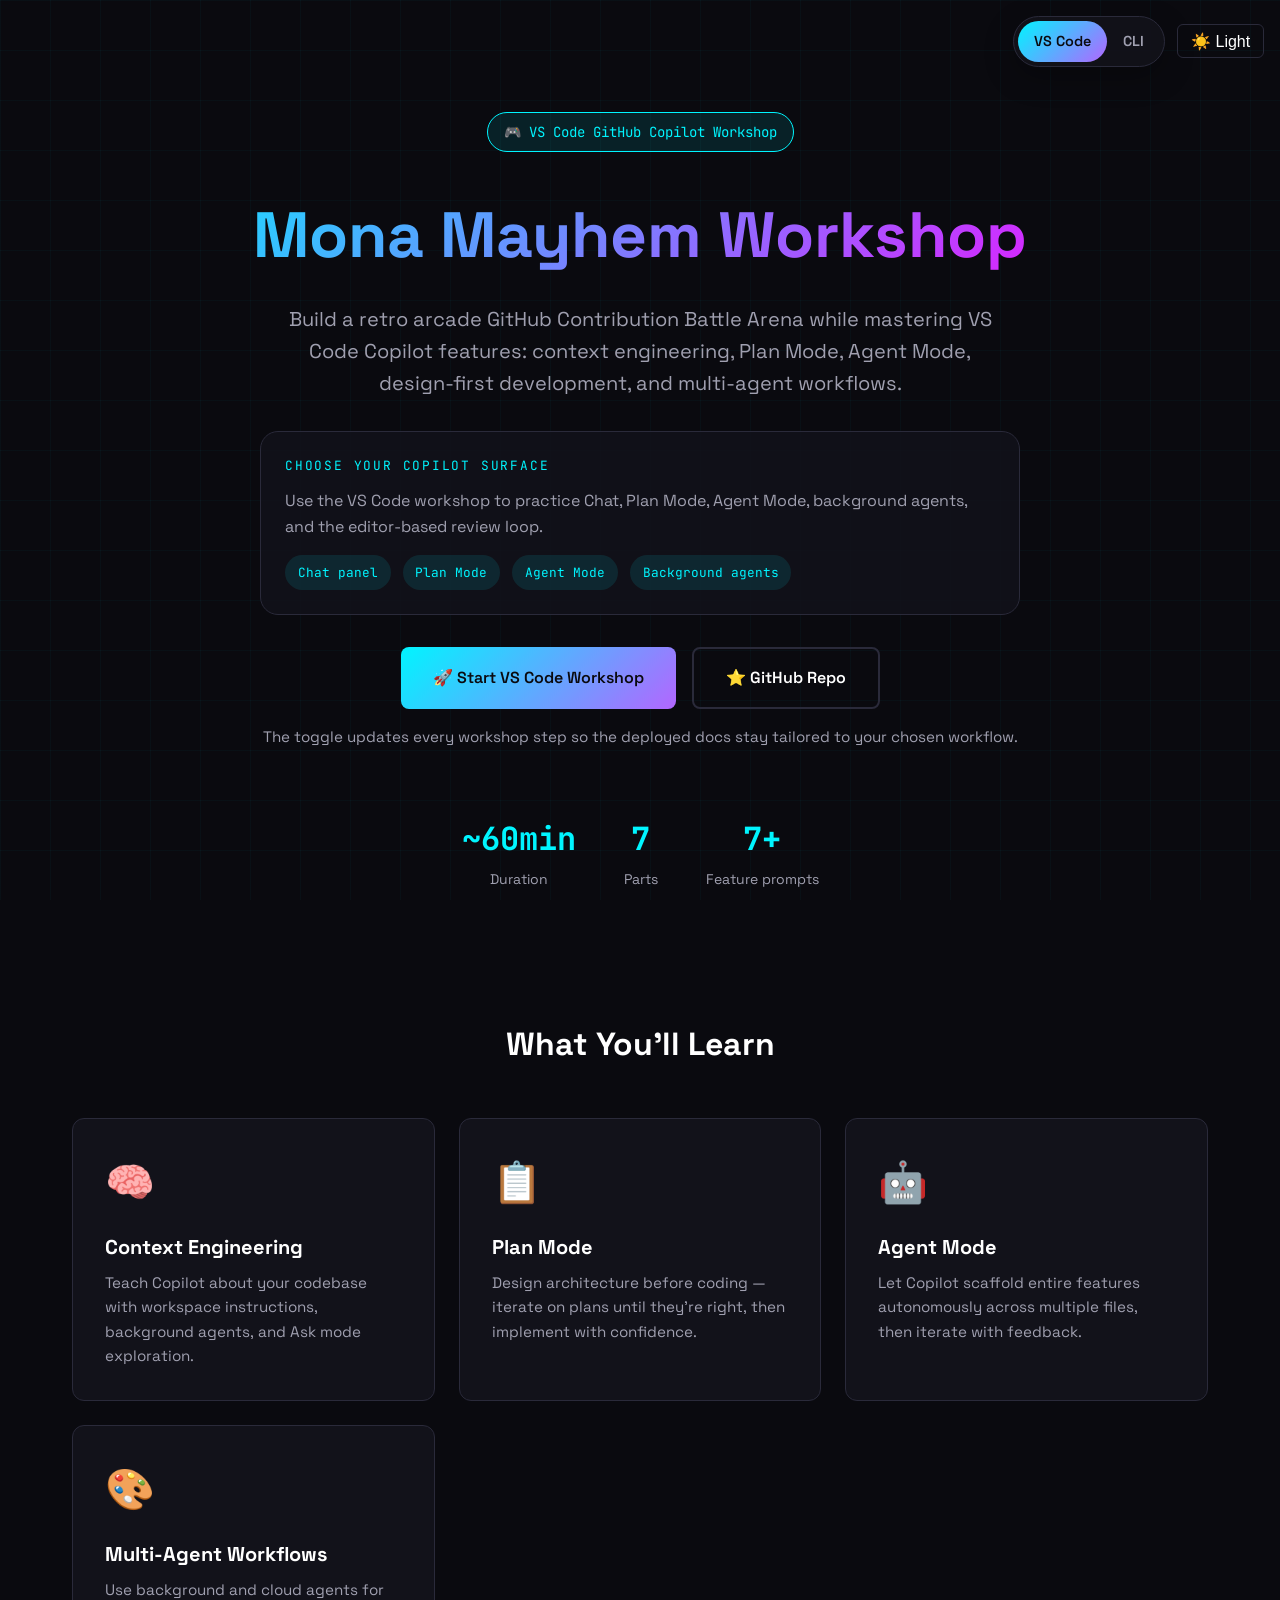
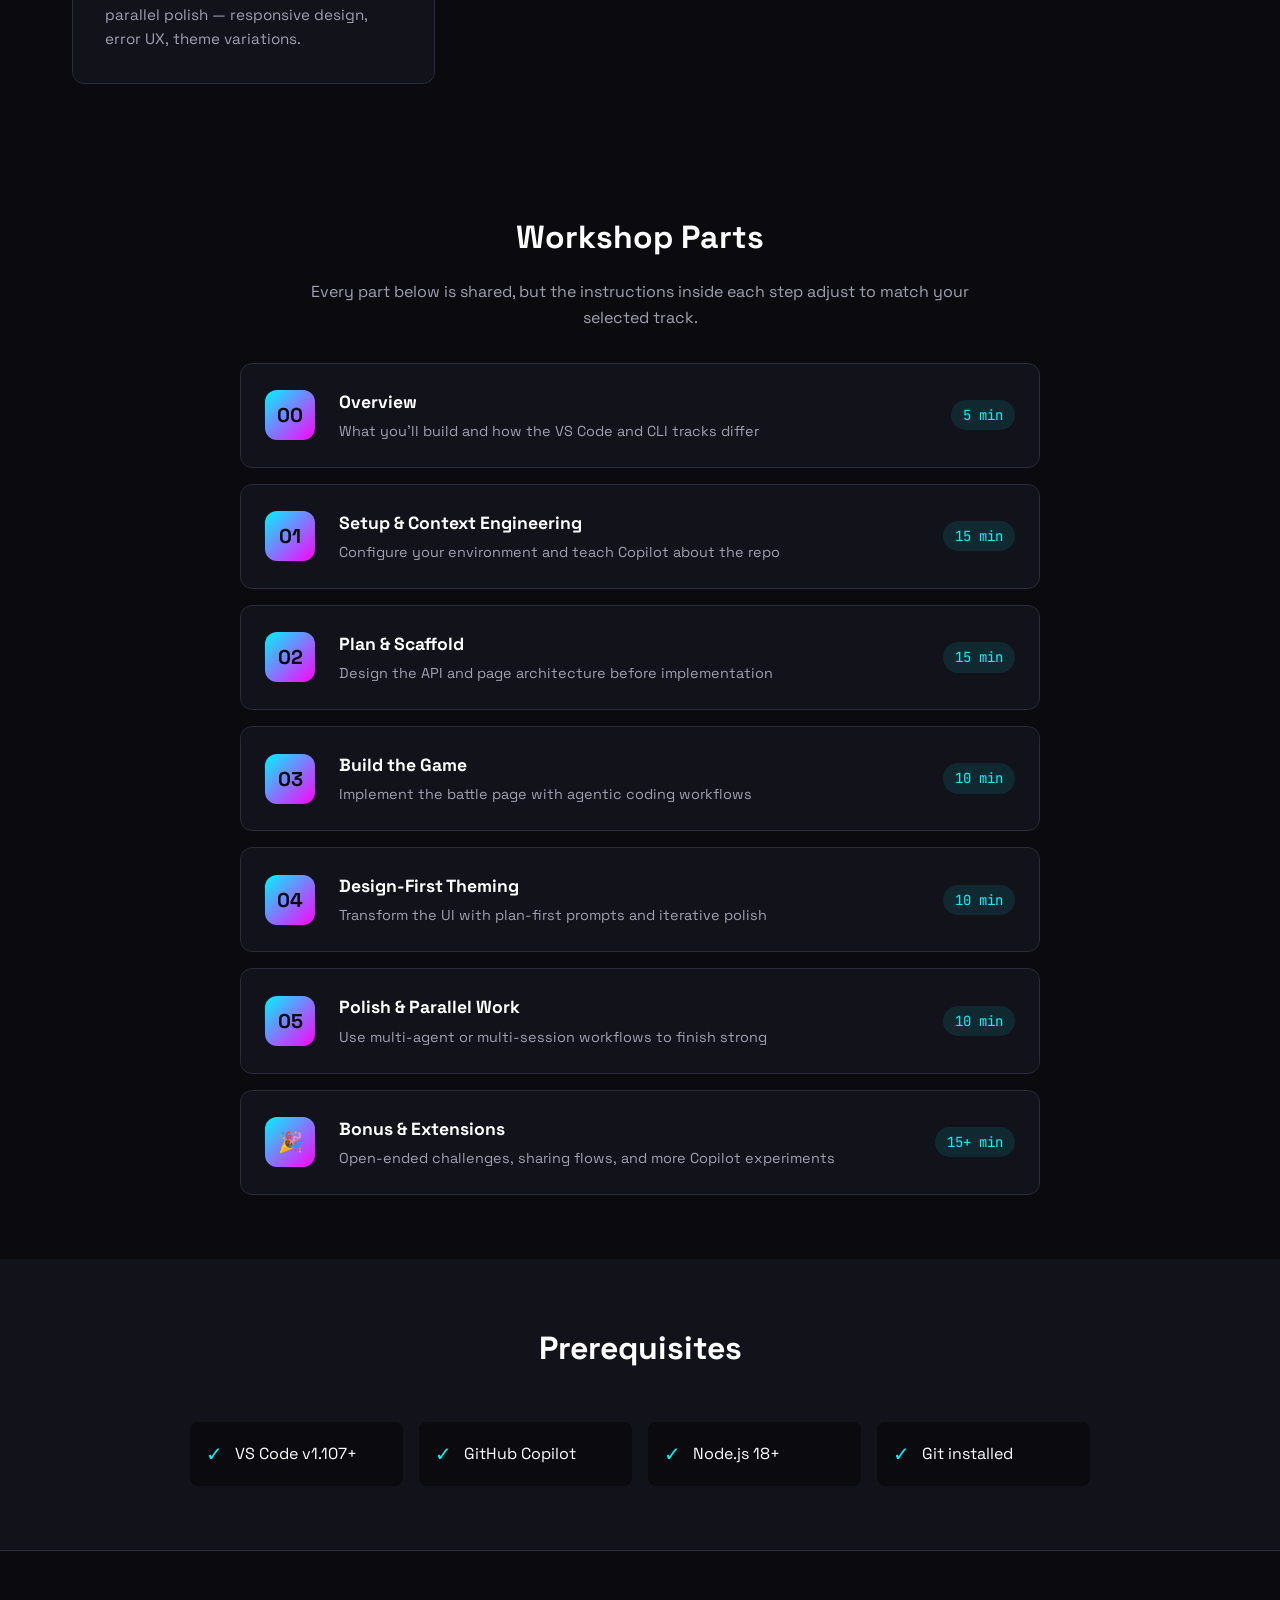
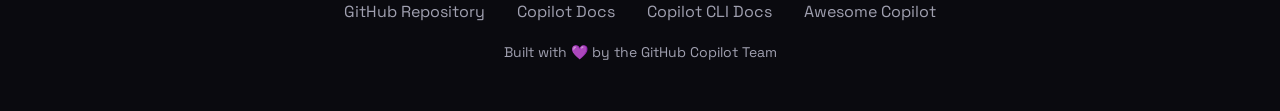
<file: docs/index.html>
<!DOCTYPE html>
<html lang="en">
<head>
    <!-- Google tag (gtag.js) -->
    <script async src="https://www.googletagmanager.com/gtag/js?id=G-LSC44NDPLQ"></script>
    <script>
      window.dataLayer = window.dataLayer || [];
      function gtag(){dataLayer.push(arguments);}
      gtag('js', new Date());
      gtag('config', 'G-LSC44NDPLQ');
    </script>
    <meta charset="UTF-8">
    <meta name="viewport" content="width=device-width, initial-scale=1.0">
    <title>Mona Mayhem Workshop</title>
    <link rel="preconnect" href="https://fonts.googleapis.com">
    <link href="https://fonts.googleapis.com/css2?family=Space+Grotesk:wght@400;500;600;700&family=JetBrains+Mono:wght@400;600&display=swap" rel="stylesheet">
    <link rel="stylesheet" href="styles.css">
    <link rel="stylesheet" href="light-theme.css">
    <script src="theme-toggle.js"></script>
</head>
<body>
    <div class="top-controls">
        <div class="track-toggle" role="tablist" aria-label="Workshop track toggle">
            <button class="track-btn active" data-track="vscode" type="button">VS Code</button>
            <button class="track-btn" data-track="cli" type="button">CLI</button>
        </div>
        <button class="theme-toggle" onclick="toggleTheme()">☀️ Light</button>
    </div>

    <section class="hero">
        <div class="container">
            <div class="hero-badge" id="heroBadge">🎮 VS Code GitHub Copilot Workshop</div>
            <h1>Mona Mayhem Workshop</h1>
            <p class="hero-subtitle" id="heroSubtitle">Build a retro arcade GitHub Contribution Battle Arena while mastering VS Code Copilot features: context engineering, Plan Mode, Agent Mode, design-first development, and multi-agent workflows.</p>
            <div class="track-panel">
                <p class="track-panel-title">Choose your Copilot surface</p>
                <p class="track-panel-copy" id="trackCopy">Use the VS Code workshop to practice Chat, Plan Mode, Agent Mode, background agents, and the editor-based review loop.</p>
                <div class="track-highlights" id="trackHighlights"></div>
            </div>
            <div class="hero-cta">
                <a href="step.html?step=00-overview&amp;track=vscode" class="btn btn-primary" id="startWorkshopBtn">🚀 Start VS Code Workshop</a>
                <a href="https://github.com/copilot-dev-days/mona-mayhem" class="btn btn-secondary" target="_blank">⭐ GitHub Repo</a>
            </div>
            <p class="hero-note">The toggle updates every workshop step so the deployed docs stay tailored to your chosen workflow.</p>
            <div class="stats">
                <div class="stat">
                    <div class="stat-value">~60min</div>
                    <div class="stat-label">Duration</div>
                </div>
                <div class="stat">
                    <div class="stat-value">7</div>
                    <div class="stat-label">Parts</div>
                </div>
                <div class="stat">
                    <div class="stat-value">7+</div>
                    <div class="stat-label">Feature prompts</div>
                </div>
            </div>
        </div>
    </section>

    <section class="features">
        <div class="container">
            <h2 class="section-title">What You'll Learn</h2>
            <div class="features-grid">
                <div class="feature-card">
                    <div class="feature-icon" id="feature1Icon">🧠</div>
                    <h3 id="feature1Title">Context Engineering</h3>
                    <p id="feature1Copy">Teach Copilot about your codebase with workspace instructions, background agents, and Ask mode exploration.</p>
                </div>
                <div class="feature-card">
                    <div class="feature-icon" id="feature2Icon">📋</div>
                    <h3 id="feature2Title">Plan Mode</h3>
                    <p id="feature2Copy">Design architecture before coding — iterate on plans until they're right, then implement with confidence.</p>
                </div>
                <div class="feature-card">
                    <div class="feature-icon" id="feature3Icon">🤖</div>
                    <h3 id="feature3Title">Agent Mode</h3>
                    <p id="feature3Copy">Let Copilot scaffold entire features autonomously across multiple files, then iterate with feedback.</p>
                </div>
                <div class="feature-card">
                    <div class="feature-icon" id="feature4Icon">🎨</div>
                    <h3 id="feature4Title">Multi-Agent Workflows</h3>
                    <p id="feature4Copy">Use background and cloud agents for parallel polish — responsive design, error UX, theme variations.</p>
                </div>
            </div>
        </div>
    </section>

    <section class="workshop">
        <div class="container">
            <h2 class="section-title">Workshop Parts</h2>
            <p class="section-copy">Every part below is shared, but the instructions inside each step adjust to match your selected track.</p>
            <div class="parts-list">
                <a href="step.html?step=00-overview&amp;track=vscode" class="part-card" data-step="00-overview">
                    <div class="part-number">00</div>
                    <div class="part-content">
                        <h3>Overview</h3>
                        <p>What you'll build and how the VS Code and CLI tracks differ</p>
                    </div>
                    <span class="part-time">5 min</span>
                </a>
                <a href="step.html?step=01-setup&amp;track=vscode" class="part-card" data-step="01-setup">
                    <div class="part-number">01</div>
                    <div class="part-content">
                        <h3>Setup &amp; Context Engineering</h3>
                        <p>Configure your environment and teach Copilot about the repo</p>
                    </div>
                    <span class="part-time">15 min</span>
                </a>
                <a href="step.html?step=02-plan-and-scaffold&amp;track=vscode" class="part-card" data-step="02-plan-and-scaffold">
                    <div class="part-number">02</div>
                    <div class="part-content">
                        <h3>Plan &amp; Scaffold</h3>
                        <p>Design the API and page architecture before implementation</p>
                    </div>
                    <span class="part-time">15 min</span>
                </a>
                <a href="step.html?step=03-agent-mode&amp;track=vscode" class="part-card" data-step="03-agent-mode">
                    <div class="part-number">03</div>
                    <div class="part-content">
                        <h3>Build the Game</h3>
                        <p>Implement the battle page with agentic coding workflows</p>
                    </div>
                    <span class="part-time">10 min</span>
                </a>
                <a href="step.html?step=04-design-vibes&amp;track=vscode" class="part-card" data-step="04-design-vibes">
                    <div class="part-number">04</div>
                    <div class="part-content">
                        <h3>Design-First Theming</h3>
                        <p>Transform the UI with plan-first prompts and iterative polish</p>
                    </div>
                    <span class="part-time">10 min</span>
                </a>
                <a href="step.html?step=05-polish&amp;track=vscode" class="part-card" data-step="05-polish">
                    <div class="part-number">05</div>
                    <div class="part-content">
                        <h3>Polish &amp; Parallel Work</h3>
                        <p>Use multi-agent or multi-session workflows to finish strong</p>
                    </div>
                    <span class="part-time">10 min</span>
                </a>
                <a href="step.html?step=06-bonus&amp;track=vscode" class="part-card" data-step="06-bonus">
                    <div class="part-number">🎉</div>
                    <div class="part-content">
                        <h3>Bonus &amp; Extensions</h3>
                        <p>Open-ended challenges, sharing flows, and more Copilot experiments</p>
                    </div>
                    <span class="part-time">15+ min</span>
                </a>
            </div>
        </div>
    </section>

    <section class="prereqs">
        <div class="container">
            <h2 class="section-title">Prerequisites</h2>
            <div class="prereqs-grid" id="prereqsGrid"></div>
        </div>
    </section>

    <footer>
        <div class="container">
            <div class="footer-links">
                <a href="https://github.com/copilot-dev-days/mona-mayhem" target="_blank">GitHub Repository</a>
                <a href="https://docs.github.com/en/copilot" target="_blank">Copilot Docs</a>
                <a href="https://docs.github.com/en/copilot/how-tos/copilot-cli" target="_blank">Copilot CLI Docs</a>
                <a href="https://github.com/github/awesome-copilot" target="_blank">Awesome Copilot</a>
            </div>
            <p class="footer-credit">Built with 💜 by the GitHub Copilot Team</p>
        </div>
    </footer>

    <script>
        const TRACK_STORAGE_KEY = 'monaMayhemWorkshopTrack';
        const tracks = {
            vscode: {
                label: 'VS Code',
                badge: '🎮 VS Code GitHub Copilot Workshop',
                subtitle: 'Build a retro arcade GitHub Contribution Battle Arena while mastering VS Code Copilot features: context engineering, Plan Mode, Agent Mode, design-first development, and multi-agent workflows.',
                copy: 'Use the VS Code workshop to practice Chat, Plan Mode, Agent Mode, background agents, and the editor-based review loop.',
                highlights: ['Chat panel', 'Plan Mode', 'Agent Mode', 'Background agents'],
                prerequisites: ['VS Code v1.107+', 'GitHub Copilot', 'Node.js 18+', 'Git installed'],
                features: [
                    { icon: '🧠', title: 'Context Engineering', copy: 'Teach Copilot about your codebase with workspace instructions, background agents, and Ask mode exploration.' },
                    { icon: '📋', title: 'Plan Mode', copy: 'Design architecture before coding — iterate on plans until they\'re right, then implement with confidence.' },
                    { icon: '🤖', title: 'Agent Mode', copy: 'Let Copilot scaffold entire features autonomously across multiple files, then iterate with feedback.' },
                    { icon: '🎨', title: 'Multi-Agent Workflows', copy: 'Use background and cloud agents for parallel polish — responsive design, error UX, theme variations.' }
                ]
            },
            cli: {
                label: 'CLI',
                badge: '💻 GitHub Copilot CLI Workshop',
                subtitle: 'Build the same retro arcade app while learning terminal-native Copilot workflows: custom instructions, /plan, autonomous edits, /fleet parallelism, /delegate, and /review.',
                copy: 'Use the CLI workshop to stay in the terminal while you plan, code, review, and parallelize work with agentic commands.',
                highlights: ['copilot', '/plan', '/fleet', '/delegate', '/review'],
                prerequisites: ['GitHub Copilot plan with CLI access', 'Copilot CLI installed via npm (requires Node.js 22+), Homebrew, or WinGet', 'Git installed', 'Terminal or shell of your choice'],
                features: [
                    { icon: '🛠️', title: 'Custom Instructions & Permissions', copy: 'Initialize repo instructions, tune allowlists, and give Copilot exactly the context and tools it needs.' },
                    { icon: '📋', title: 'Plan & Autopilot', copy: 'Use /plan or Shift+Tab to draft a plan first, then let Copilot implement with your approval.' },
                    { icon: '⚡', title: 'Parallel CLI Workflows', copy: 'Reach for /fleet to split work across subagents and keep momentum while you review the diffs.' },
                    { icon: '🔍', title: 'Delegate & Review', copy: 'Offload optional work with /delegate and run /review before you wrap up the workshop.' }
                ]
            }
        };

        function normalizeTrack(track) {
            return track === 'cli' ? 'cli' : 'vscode';
        }

        function getInitialTrack() {
            const params = new URLSearchParams(window.location.search);
            const fromUrl = params.get('track');
            if (fromUrl === 'vscode' || fromUrl === 'cli') {
                return fromUrl;
            }

            try {
                return normalizeTrack(localStorage.getItem(TRACK_STORAGE_KEY));
            } catch (error) {
                console.warn('Unable to read saved workshop track preference.', error);
                return 'vscode';
            }
        }

        function persistTrack(track) {
            try {
                localStorage.setItem(TRACK_STORAGE_KEY, track);
            } catch (error) {
                console.warn('Unable to persist workshop track preference.', error);
            }
        }

        function buildStepUrl(stepId, track) {
            return `step.html?step=${stepId}&track=${track}`;
        }

        function updateQueryString(track) {
            const url = new URL(window.location.href);
            url.searchParams.set('track', track);
            window.history.replaceState({}, '', url);
        }

        function updateTrackButtons(track) {
            document.querySelectorAll('.track-btn').forEach((button) => {
                const isActive = button.dataset.track === track;
                button.classList.toggle('active', isActive);
                button.setAttribute('aria-pressed', String(isActive));
            });
        }

        function updateHighlights(highlights) {
            const container = document.getElementById('trackHighlights');
            container.innerHTML = highlights.map((item) => `<span class="track-pill">${item}</span>`).join('');
        }

        function updatePrereqs(items) {
            const grid = document.getElementById('prereqsGrid');
            grid.innerHTML = items.map((item) => `
                <div class="prereq-item">
                    <span class="prereq-check">✓</span>
                    <span>${item}</span>
                </div>
            `).join('');
        }

        function updateFeatures(features) {
            features.forEach((feature, index) => {
                const cardIndex = index + 1;
                document.getElementById(`feature${cardIndex}Icon`).textContent = feature.icon;
                document.getElementById(`feature${cardIndex}Title`).textContent = feature.title;
                document.getElementById(`feature${cardIndex}Copy`).textContent = feature.copy;
            });
        }

        function updateLinks(track) {
            document.getElementById('startWorkshopBtn').href = buildStepUrl('00-overview', track);
            document.getElementById('startWorkshopBtn').textContent = `🚀 Start ${tracks[track].label} Workshop`;
            document.querySelectorAll('[data-step]').forEach((link) => {
                link.href = buildStepUrl(link.dataset.step, track);
            });
        }

        function renderTrack(track) {
            const content = tracks[track];
            document.getElementById('heroBadge').textContent = content.badge;
            document.getElementById('heroSubtitle').textContent = content.subtitle;
            document.getElementById('trackCopy').textContent = content.copy;
            updateHighlights(content.highlights);
            updatePrereqs(content.prerequisites);
            updateFeatures(content.features);
            updateLinks(track);
            updateTrackButtons(track);
            document.body.dataset.track = track;
        }

        function setTrack(track) {
            const normalizedTrack = normalizeTrack(track);
            persistTrack(normalizedTrack);
            updateQueryString(normalizedTrack);
            renderTrack(normalizedTrack);
        }

        document.querySelectorAll('.track-btn').forEach((button) => {
            button.addEventListener('click', () => setTrack(button.dataset.track));
        });

        renderTrack(getInitialTrack());
    </script>
</body>
</html>
</file>
<file: docs/styles.css>
:root {
    --bg-dark: #0a0a0f;
    --bg-card: #12121a;
    --neon-cyan: #00f5ff;
    --neon-magenta: #ff00ff;
    --neon-purple: #b366ff;
    --text-primary: #ffffff;
    --text-secondary: #a0a0b0;
    --border-color: #2a2a3a;
}
* { margin: 0; padding: 0; box-sizing: border-box; }
body { font-family: 'Space Grotesk', sans-serif; background: var(--bg-dark); color: var(--text-primary); line-height: 1.6; min-height: 100vh; }
body::before { content: ''; position: fixed; top: 0; left: 0; width: 100%; height: 100%; background: linear-gradient(90deg, rgba(0,245,255,0.03) 1px, transparent 1px), linear-gradient(rgba(0,245,255,0.03) 1px, transparent 1px); background-size: 50px 50px; pointer-events: none; z-index: -1; }
.container { max-width: 1200px; margin: 0 auto; padding: 0 2rem; }
.top-controls { position: fixed; top: 1rem; right: 1rem; z-index: 1000; display: flex; align-items: center; gap: 0.75rem; flex-wrap: wrap; justify-content: flex-end; }
.track-toggle { display: inline-flex; padding: 0.25rem; background: rgba(18, 18, 26, 0.95); border: 1px solid var(--border-color); border-radius: 999px; box-shadow: 0 10px 30px rgba(0, 0, 0, 0.25); }
.track-btn { border: none; background: transparent; color: var(--text-secondary); padding: 0.55rem 1rem; border-radius: 999px; font: inherit; font-size: 0.9rem; font-weight: 600; cursor: pointer; transition: all 0.2s ease; }
.track-btn:hover { color: var(--text-primary); }
.track-btn.active { background: linear-gradient(135deg, var(--neon-cyan), var(--neon-purple)); color: var(--bg-dark); }
.hero { padding: 7rem 0 4rem; text-align: center; position: relative; }
.hero-badge { display: inline-block; padding: 0.5rem 1rem; background: rgba(0,245,255,0.1); border: 1px solid var(--neon-cyan); border-radius: 50px; font-size: 0.875rem; color: var(--neon-cyan); margin-bottom: 2rem; font-family: 'JetBrains Mono', monospace; }
.hero h1 { font-size: clamp(2.5rem, 6vw, 4rem); font-weight: 700; margin-bottom: 1rem; background: linear-gradient(135deg, var(--neon-cyan), var(--neon-magenta)); -webkit-background-clip: text; -webkit-text-fill-color: transparent; background-clip: text; }
.hero-subtitle { font-size: 1.25rem; color: var(--text-secondary); max-width: 720px; margin: 0 auto 2rem; }
.track-panel { max-width: 760px; margin: 0 auto 2rem; padding: 1.5rem; background: rgba(18, 18, 26, 0.85); border: 1px solid var(--border-color); border-radius: 18px; text-align: left; }
.track-panel-title { font-size: 0.8rem; letter-spacing: 0.14em; text-transform: uppercase; color: var(--neon-cyan); margin-bottom: 0.75rem; font-family: 'JetBrains Mono', monospace; }
.track-panel-copy { color: var(--text-secondary); margin-bottom: 1rem; }
.track-highlights { display: flex; flex-wrap: wrap; gap: 0.75rem; }
.track-pill { display: inline-flex; align-items: center; justify-content: center; padding: 0.45rem 0.8rem; border-radius: 999px; background: rgba(0,245,255,0.1); color: var(--neon-cyan); font-family: 'JetBrains Mono', monospace; font-size: 0.8rem; }
.hero-cta { display: flex; gap: 1rem; justify-content: center; flex-wrap: wrap; }
.hero-note { color: var(--text-secondary); font-size: 0.95rem; margin-top: 1rem; }
.btn { display: inline-flex; align-items: center; gap: 0.5rem; padding: 1rem 2rem; border-radius: 8px; font-weight: 600; text-decoration: none; transition: all 0.3s ease; font-size: 1rem; }
.btn-primary { background: linear-gradient(135deg, var(--neon-cyan), var(--neon-purple)); color: var(--bg-dark); }
.btn-primary:hover { transform: translateY(-2px); box-shadow: 0 10px 40px rgba(0,245,255,0.3); }
.btn-secondary { background: transparent; border: 2px solid var(--border-color); color: var(--text-primary); }
.btn-secondary:hover { border-color: var(--neon-cyan); color: var(--neon-cyan); }
.stats { display: flex; justify-content: center; gap: 3rem; margin-top: 4rem; flex-wrap: wrap; }
.stat { text-align: center; }
.stat-value { font-size: 2rem; font-weight: 700; color: var(--neon-cyan); font-family: 'JetBrains Mono', monospace; }
.stat-label { font-size: 0.875rem; color: var(--text-secondary); margin-top: 0.25rem; }
.features { padding: 4rem 0; }
.section-title { font-size: 2rem; text-align: center; margin-bottom: 3rem; }
.section-copy { text-align: center; color: var(--text-secondary); max-width: 700px; margin: -2rem auto 2rem; }
.features-grid { display: grid; grid-template-columns: repeat(auto-fit, minmax(280px, 1fr)); gap: 1.5rem; }
.feature-card { background: var(--bg-card); border: 1px solid var(--border-color); border-radius: 12px; padding: 2rem; transition: all 0.3s ease; }
.feature-card:hover { border-color: var(--neon-cyan); transform: translateY(-4px); }
.feature-icon { font-size: 2.5rem; margin-bottom: 1rem; }
.feature-card h3 { font-size: 1.25rem; margin-bottom: 0.5rem; }
.feature-card p { color: var(--text-secondary); font-size: 0.95rem; }
.workshop { padding: 4rem 0; }
.parts-list { display: flex; flex-direction: column; gap: 1rem; max-width: 800px; margin: 0 auto; }
.part-card { display: flex; align-items: center; gap: 1.5rem; background: var(--bg-card); border: 1px solid var(--border-color); border-radius: 12px; padding: 1.5rem; text-decoration: none; color: inherit; transition: all 0.3s ease; }
.part-card:hover { border-color: var(--neon-magenta); background: rgba(255,0,255,0.05); }
.part-number { width: 50px; height: 50px; display: flex; align-items: center; justify-content: center; background: linear-gradient(135deg, var(--neon-cyan), var(--neon-magenta)); border-radius: 12px; font-weight: 700; font-size: 1.25rem; color: var(--bg-dark); flex-shrink: 0; }
.part-content { flex: 1; }
.part-content h3 { font-size: 1.1rem; margin-bottom: 0.25rem; }
.part-content p { color: var(--text-secondary); font-size: 0.9rem; }
.part-time { font-family: 'JetBrains Mono', monospace; font-size: 0.875rem; color: var(--neon-cyan); padding: 0.25rem 0.75rem; background: rgba(0,245,255,0.1); border-radius: 50px; }
.prereqs { padding: 4rem 0; background: var(--bg-card); }
.prereqs-grid { display: grid; grid-template-columns: repeat(auto-fit, minmax(200px, 1fr)); gap: 1rem; max-width: 900px; margin: 0 auto; }
.prereq-item { display: flex; align-items: center; gap: 0.75rem; padding: 1rem; background: var(--bg-dark); border-radius: 8px; }
.prereq-check { color: var(--neon-cyan); font-size: 1.25rem; }
footer { padding: 3rem 0; text-align: center; border-top: 1px solid var(--border-color); }
.footer-links { display: flex; justify-content: center; gap: 2rem; margin-bottom: 1rem; flex-wrap: wrap; }
.footer-links a { color: var(--text-secondary); text-decoration: none; transition: color 0.3s ease; }
.footer-links a:hover { color: var(--neon-cyan); }
.footer-credit { color: var(--text-secondary); font-size: 0.875rem; }
@media (max-width: 768px) {
    .top-controls { left: 1rem; right: 1rem; justify-content: space-between; }
    .hero { padding: 8rem 0 3rem; }
    .stats { gap: 2rem; }
    .part-card { flex-direction: column; text-align: center; }
    .part-time { margin-top: 0.5rem; }
    .track-panel { text-align: center; }
    .track-highlights { justify-content: center; }
}
</file>
<file: docs/light-theme.css>
/* ── Light theme variable overrides ── */
html[data-theme="light"] {
    --bg-dark: #f5f5f7;
    --bg-card: #ffffff;
    --bg-code: #f0f0f5;
    --bg-overlay-strong: rgba(245, 245, 247, 0.92);
    --neon-cyan: #0077b6;
    --neon-magenta: #c2185b;
    --neon-purple: #7b1fa2;
    --text-primary: #1a1a2e;
    --text-secondary: #555570;
    --border-color: #d0d0dd;
    --success-green: #2e7d32;
    --warning-yellow: #b8860b;
}

/* ── Body grid overlay ── */
html[data-theme="light"] body::before {
    background: linear-gradient(90deg, rgba(0,119,182,0.04) 1px, transparent 1px),
                linear-gradient(rgba(0,119,182,0.04) 1px, transparent 1px);
}

/* ── Top controls & track toggle ── */
html[data-theme="light"] .track-toggle {
    background: rgba(255, 255, 255, 0.95);
    border-color: var(--border-color);
}

html[data-theme="light"] .track-btn {
    color: var(--text-secondary);
}

html[data-theme="light"] .track-btn:hover {
    color: var(--text-primary);
}

html[data-theme="light"] .track-btn.active {
    color: #fff;
}

/* ── Theme toggle button ── */
.theme-toggle {
    background: none;
    border: 1px solid var(--border-color);
    color: var(--text-primary);
    cursor: pointer;
    padding: 0.4rem 0.8rem;
    border-radius: 6px;
    font-size: 1rem;
    transition: all 0.3s ease;
    display: inline-flex;
    align-items: center;
    gap: 0.4rem;
}

.theme-toggle:hover {
    border-color: var(--neon-cyan);
    color: var(--neon-cyan);
}

/* ── Hero section (landing page) ── */
html[data-theme="light"] .hero-badge {
    background: rgba(0,119,182,0.08);
    border-color: var(--neon-cyan);
    color: var(--neon-cyan);
}

html[data-theme="light"] .track-panel {
    background: rgba(255, 255, 255, 0.9);
    border-color: var(--border-color);
}

html[data-theme="light"] .track-pill {
    background: rgba(0,119,182,0.08);
    color: var(--neon-cyan);
}

html[data-theme="light"] .hero-note {
    color: var(--text-secondary);
}

/* ── Buttons (landing page) ── */
html[data-theme="light"] .btn-primary {
    color: #fff;
}

html[data-theme="light"] .btn-secondary {
    border-color: var(--border-color);
    color: var(--text-primary);
}

html[data-theme="light"] .btn-secondary:hover {
    background: rgba(0,119,182,0.06);
    border-color: var(--neon-cyan);
    color: var(--neon-cyan);
}

/* ── Feature cards (landing page) ── */
html[data-theme="light"] .feature-card {
    background: var(--bg-card);
    border-color: var(--border-color);
    box-shadow: 0 2px 8px rgba(0,0,0,0.06);
}

html[data-theme="light"] .feature-card:hover {
    border-color: var(--neon-cyan);
    box-shadow: 0 4px 16px rgba(0,119,182,0.1);
}

/* ── Part cards (landing page) ── */
html[data-theme="light"] .part-card {
    background: var(--bg-card);
    border-color: var(--border-color);
    box-shadow: 0 1px 4px rgba(0,0,0,0.05);
}

html[data-theme="light"] .part-card:hover {
    border-color: var(--neon-magenta);
    background: rgba(193,21,91,0.03);
}

html[data-theme="light"] .part-number {
    color: #fff;
}

html[data-theme="light"] .part-time {
    background: rgba(0,119,182,0.08);
    color: var(--neon-cyan);
}

/* ── Stats (landing page) ── */
html[data-theme="light"] .stat-value {
    color: var(--neon-cyan);
}

/* ── Prerequisites section (landing page) ── */
html[data-theme="light"] .prereqs {
    background: var(--bg-card);
}

html[data-theme="light"] .prereq-item {
    background: var(--bg-dark);
}

/* ── Footer ── */
html[data-theme="light"] footer {
    border-top-color: var(--border-color);
}

/* ── Step page: header ── */
html[data-theme="light"] .header {
    background: rgba(255, 255, 255, 0.95);
    border-bottom-color: var(--border-color);
}

/* ── Step page: track indicator ── */
html[data-theme="light"] .track-indicator {
    background: rgba(0,119,182,0.08);
    border-color: rgba(0,119,182,0.15);
    color: var(--neon-cyan);
}

/* ── Step page: nav buttons ── */
html[data-theme="light"] .nav-btn {
    border-color: var(--border-color);
    color: var(--text-secondary);
}

html[data-theme="light"] .nav-btn:hover:not(:disabled) {
    border-color: var(--neon-cyan);
    color: var(--neon-cyan);
}

/* ── Step page: sidebar ── */
html[data-theme="light"] .sidebar {
    background: var(--bg-card);
    border-right-color: var(--border-color);
}

html[data-theme="light"] .step-link:hover {
    background: rgba(0,119,182,0.06);
    color: var(--text-primary);
}

html[data-theme="light"] .step-link.active {
    background: rgba(0,119,182,0.1);
    color: var(--text-primary);
    border-left-color: var(--neon-cyan);
}

html[data-theme="light"] .step-number {
    background: var(--border-color);
    color: var(--text-primary);
}

html[data-theme="light"] .step-link.active .step-number {
    color: #fff;
}

/* ── Step page: code blocks ── */
html[data-theme="light"] .markdown code {
    color: var(--text-primary);
}

html[data-theme="light"] .markdown :not(pre) > code {
    background: var(--bg-code);
    color: var(--warning-yellow);
}

html[data-theme="light"] .markdown pre {
    background: var(--bg-code);
    border-color: var(--border-color);
}

html[data-theme="light"] .markdown pre code {
    color: var(--text-primary);
}

/* ── Step page: copy button ── */
html[data-theme="light"] .copy-code-btn {
    background: var(--bg-overlay-strong);
    border-color: var(--border-color);
    color: var(--text-secondary);
}

html[data-theme="light"] .copy-code-btn:hover,
html[data-theme="light"] .copy-code-btn:focus-visible {
    border-color: var(--neon-cyan);
    color: var(--neon-cyan);
    box-shadow: 0 0 0 3px rgba(0,119,182,0.1);
}

html[data-theme="light"] .copy-code-btn.is-copied {
    border-color: var(--success-green);
    color: var(--success-green);
}

html[data-theme="light"] .copy-code-btn.is-error {
    border-color: #d32f2f;
    color: #d32f2f;
}

/* ── Step page: blockquotes ── */
html[data-theme="light"] .markdown blockquote {
    background: rgba(0,119,182,0.04);
    border-left-color: var(--neon-cyan);
}

/* ── Step page: tables ── */
html[data-theme="light"] .markdown th {
    background: var(--bg-code);
    color: var(--text-primary);
}

html[data-theme="light"] .markdown tr:hover td {
    background: rgba(0,119,182,0.04);
}

/* ── Step page: checkboxes ── */
html[data-theme="light"] .markdown input[type="checkbox"] {
    border-color: var(--border-color);
}

html[data-theme="light"] .markdown input[type="checkbox"]:checked {
    background: var(--neon-cyan);
    border-color: var(--neon-cyan);
}

html[data-theme="light"] .markdown input[type="checkbox"]:checked::after {
    color: #fff;
}

/* ── Step page: footer nav ── */
html[data-theme="light"] .nav-footer-btn {
    background: var(--bg-card);
    border-color: var(--border-color);
    box-shadow: 0 1px 4px rgba(0,0,0,0.05);
}

html[data-theme="light"] .nav-footer-btn:hover {
    border-color: var(--neon-cyan);
}

/* ── Step page: markdown headings ── */
html[data-theme="light"] .markdown h2 {
    color: var(--neon-cyan);
    border-bottom-color: var(--border-color);
}

html[data-theme="light"] .markdown h3 {
    color: var(--neon-magenta);
}
</file>
